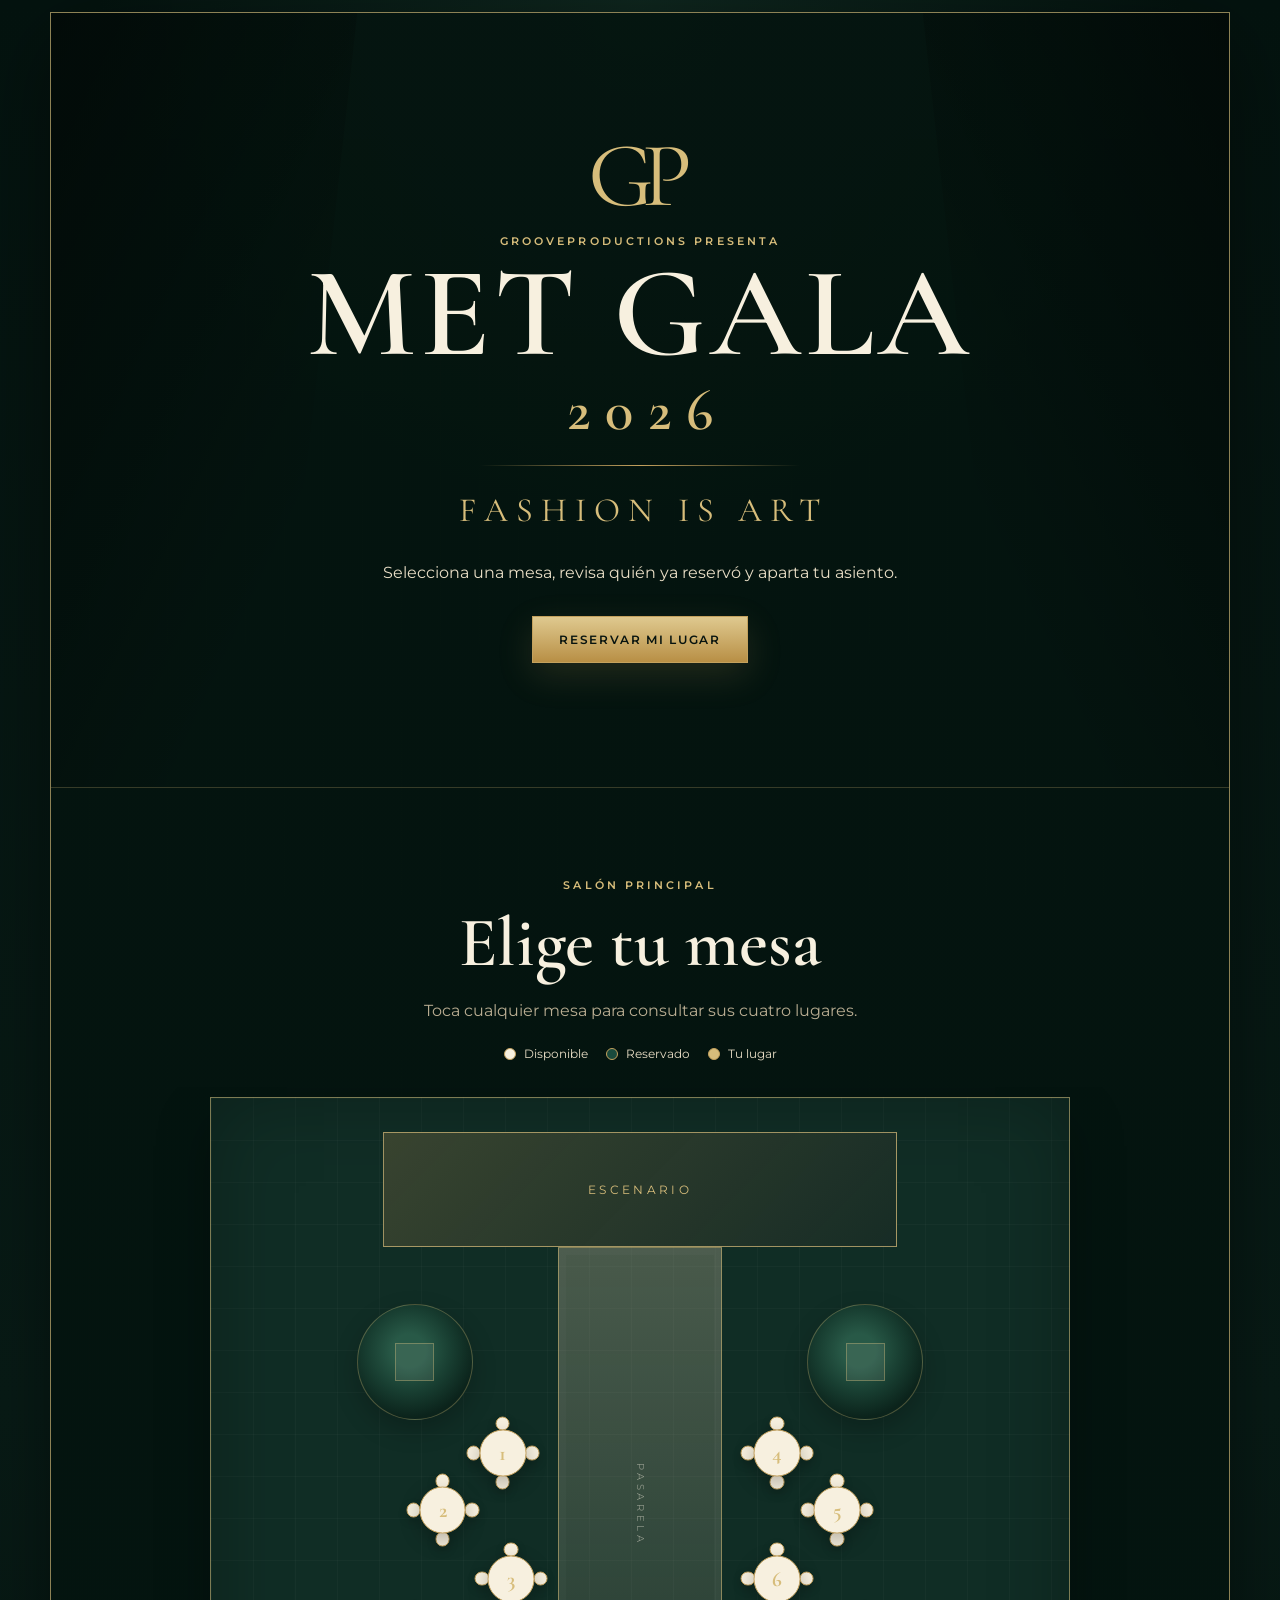
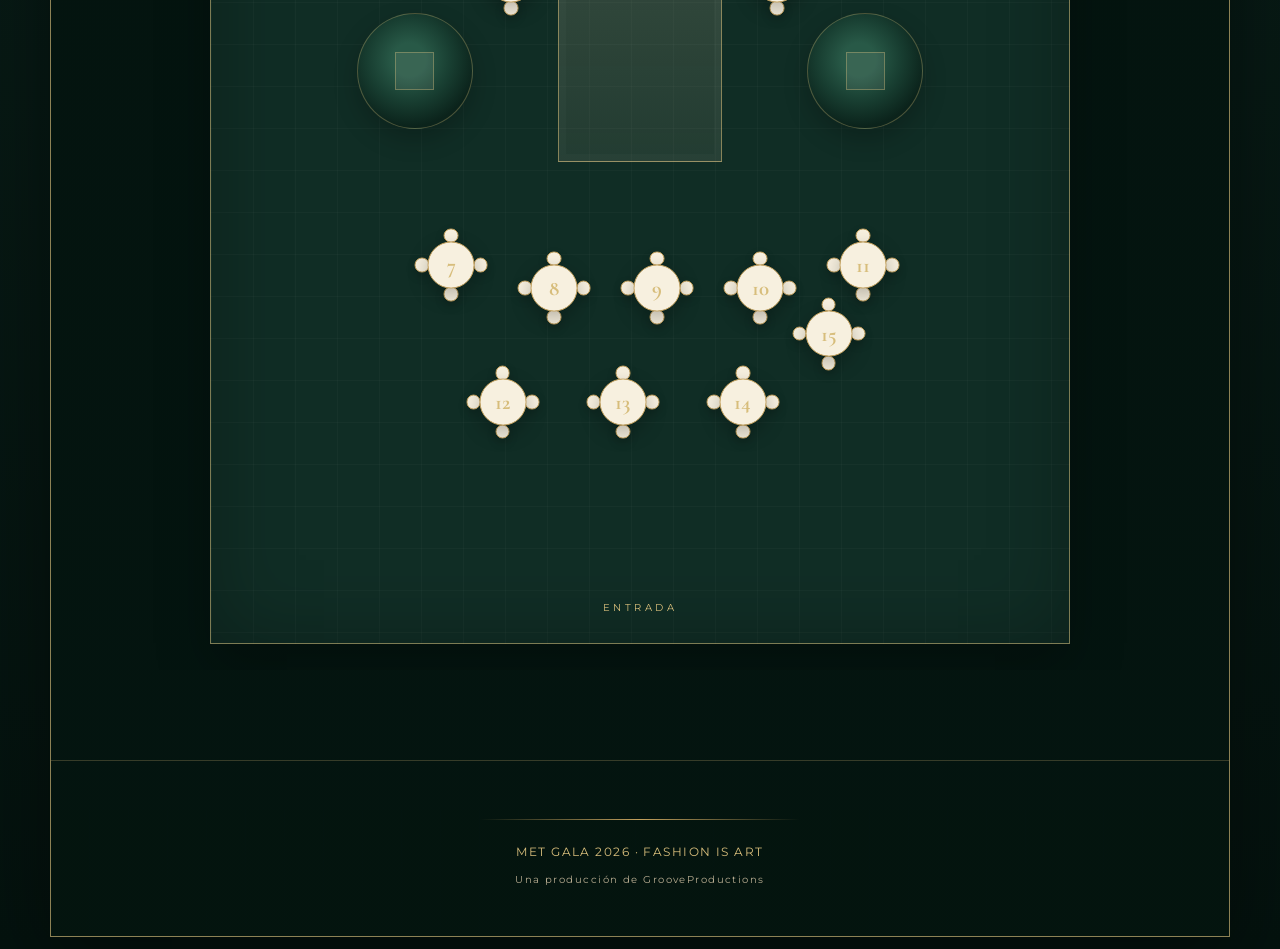
<file: index.html>
<!doctype html>
<html lang="es">
<head>
  <meta charset="utf-8">
  <meta name="viewport" content="width=device-width, initial-scale=1">
  <title>Met Gala 2026 · Reservaciones</title>
  <meta name="description" content="Reserva tu lugar para Met Gala 2026 — Fashion is Art.">
  <link rel="preconnect" href="https://fonts.googleapis.com">
  <link rel="preconnect" href="https://fonts.gstatic.com" crossorigin>
  <link href="https://fonts.googleapis.com/css2?family=Cormorant+Garamond:wght@500;600;700&family=Montserrat:wght@400;500;600&display=swap" rel="stylesheet">
  <link rel="stylesheet" href="styles.css">
</head>
<body>
  <div class="page-shell">
    <header class="hero" id="inicio">
      <div class="ornament ornament-top"></div>
      <div class="monogram">GP</div>
      <p class="eyebrow">GROOVEPRODUCTIONS PRESENTA</p>
      <h1>MET GALA <span>2026</span></h1>
      <div class="gold-rule"></div>
      <p class="theme">FASHION IS ART</p>
      <p class="intro">
        Selecciona una mesa, revisa quién ya reservó y aparta tu asiento.
      </p>
      <button class="primary-button" id="openMapButton">RESERVAR MI LUGAR</button>
    </header>

    <main id="mapSection" class="map-section">
      <div class="section-heading">
        <p class="eyebrow">SALÓN PRINCIPAL</p>
        <h2>Elige tu mesa</h2>
        <p>Toca cualquier mesa para consultar sus cuatro lugares.</p>
      </div>

      <div class="legend" aria-label="Leyenda de disponibilidad">
        <span><i class="legend-dot available"></i>Disponible</span>
        <span><i class="legend-dot reserved"></i>Reservado</span>
        <span><i class="legend-dot mine"></i>Tu lugar</span>
      </div>

      <div class="floorplan-wrap">
        <div class="floorplan" id="floorplan" aria-label="Plano interactivo del salón">
          <div class="stage">
            <span>ESCENARIO</span>
          </div>

          <div class="runway">
            <span>PASARELA</span>
          </div>

          <div class="garden garden-1"></div>
          <div class="garden garden-2"></div>
          <div class="garden garden-3"></div>
          <div class="garden garden-4"></div>

          <div class="entry-label">ENTRADA</div>
          <div id="tablesLayer"></div>
        </div>
      </div>

      <section class="reservation-summary" id="reservationSummary" hidden>
        <p class="eyebrow">MI RESERVACIÓN</p>
        <h3 id="summaryTitle">Mesa — · Asiento —</h3>
        <p id="summaryUser">@usuario</p>
        <button class="secondary-button" id="cancelReservationButton">CANCELAR RESERVACIÓN</button>
      </section>
    </main>

    <footer>
      <div class="gold-rule"></div>
      <p>MET GALA 2026 · FASHION IS ART</p>
      <small>Una producción de GrooveProductions</small>
    </footer>
  </div>

  <div class="modal-backdrop" id="modalBackdrop" hidden>
    <section class="modal-card" role="dialog" aria-modal="true" aria-labelledby="modalTitle">
      <button class="close-button" id="closeModalButton" aria-label="Cerrar">×</button>
      <p class="eyebrow">RESERVACIÓN</p>
      <h2 id="modalTitle">Mesa 1</h2>
      <p id="modalAvailability">4 de 4 lugares disponibles</p>

      <div class="seat-list" id="seatList"></div>

      <form id="reservationForm">
        <label for="robloxUsername">Usuario de Roblox</label>
        <input
          id="robloxUsername"
          name="robloxUsername"
          type="text"
          maxlength="20"
          autocomplete="off"
          placeholder="Ejemplo: bpxorlando_x"
          required
        >

        <label for="artistName">Nombre del artista</label>
        <input
          id="artistName"
          name="artistName"
          type="text"
          maxlength="40"
          autocomplete="off"
          placeholder="Ejemplo: Kenia OS"
          required
        >

        <input id="selectedTable" type="hidden">
        <input id="selectedSeat" type="hidden">
        <button class="primary-button full-width" type="submit">CONFIRMAR RESERVACIÓN</button>
      </form>

      <p class="form-message" id="formMessage" aria-live="polite"></p>
    </section>
  </div>

  <script src="app.js"></script>
</body>
</html>
</file>
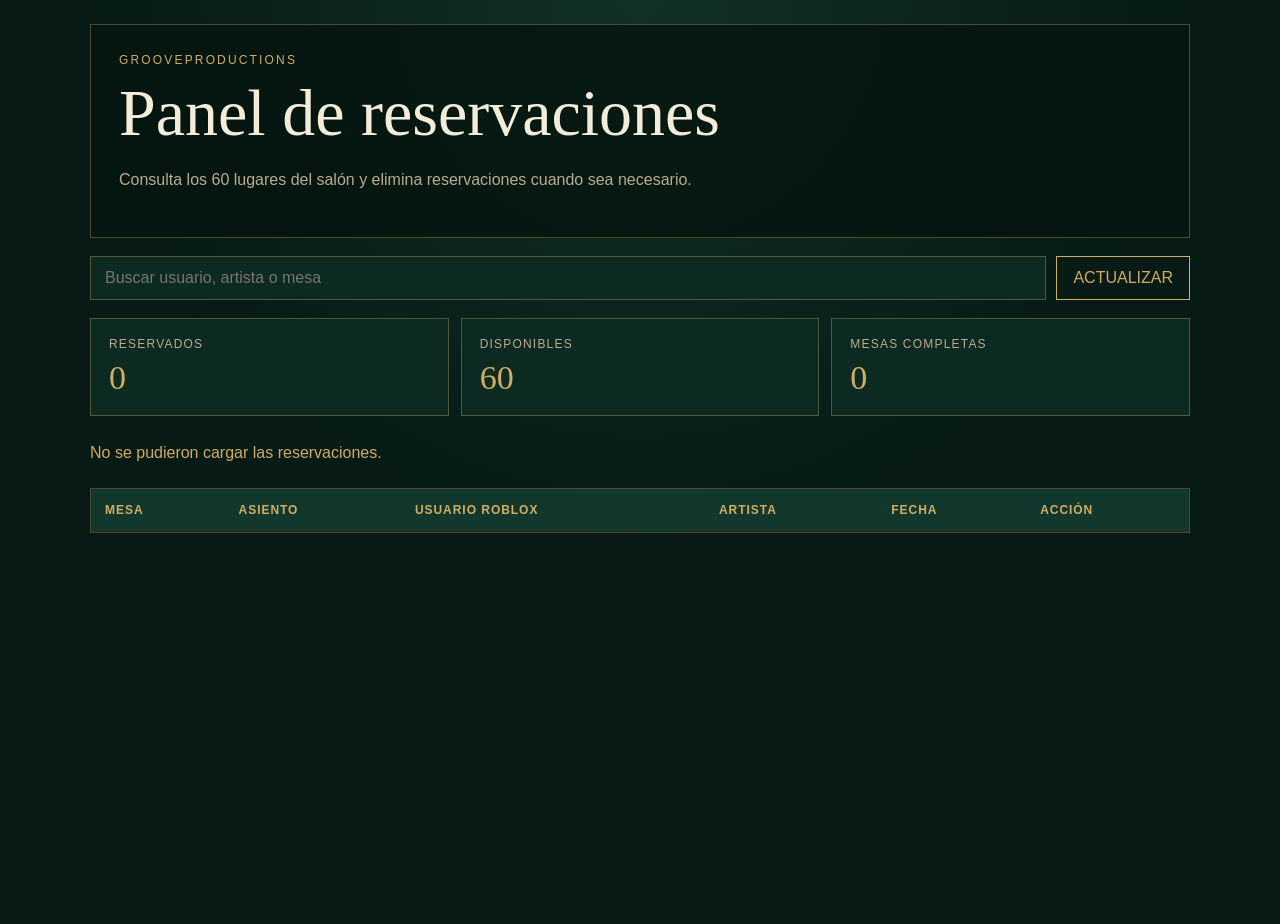
<file: admin.html>
<!doctype html>
<html lang="es">
<head>
  <meta charset="utf-8">
  <meta name="viewport" content="width=device-width, initial-scale=1">
  <title>Panel de reservas · Met Gala 2026</title>
  <style>
    :root {
      --bg: #071a15;
      --panel: #0d2a22;
      --panel-2: #12372d;
      --gold: #d0ad63;
      --cream: #f4ecd9;
      --muted: #b9ac8f;
      --danger: #a94d45;
      --border: rgba(208, 173, 99, .35);
    }

    * { box-sizing: border-box; }

    body {
      margin: 0;
      min-height: 100vh;
      color: var(--cream);
      background:
        radial-gradient(circle at top, rgba(32, 76, 60, .45), transparent 34rem),
        var(--bg);
      font-family: Arial, sans-serif;
    }

    .shell {
      width: min(1100px, calc(100% - 24px));
      margin: 24px auto;
    }

    header {
      padding: 28px;
      border: 1px solid var(--border);
      background: rgba(5, 20, 15, .78);
    }

    .eyebrow {
      margin: 0 0 8px;
      color: var(--gold);
      letter-spacing: .18em;
      font-size: 12px;
    }

    h1 {
      margin: 0;
      font-family: Georgia, serif;
      font-size: clamp(38px, 7vw, 66px);
      font-weight: 500;
    }

    .sub {
      color: var(--muted);
      line-height: 1.6;
    }

    .toolbar {
      display: flex;
      flex-wrap: wrap;
      gap: 10px;
      margin: 18px 0;
    }

    button, input {
      font: inherit;
    }

    button {
      border: 1px solid var(--gold);
      padding: 12px 16px;
      color: #09150f;
      background: var(--gold);
      cursor: pointer;
    }

    button.secondary {
      color: var(--gold);
      background: transparent;
    }

    input {
      flex: 1 1 240px;
      padding: 12px 14px;
      border: 1px solid var(--border);
      outline: none;
      color: var(--cream);
      background: var(--panel);
    }

    .stats {
      display: grid;
      grid-template-columns: repeat(3, minmax(0, 1fr));
      gap: 12px;
      margin: 18px 0;
    }

    .stat {
      padding: 18px;
      border: 1px solid var(--border);
      background: var(--panel);
    }

    .stat span {
      display: block;
      color: var(--muted);
      font-size: 12px;
      letter-spacing: .1em;
    }

    .stat strong {
      display: block;
      margin-top: 8px;
      color: var(--gold);
      font-family: Georgia, serif;
      font-size: 34px;
      font-weight: 500;
    }

    .table-wrap {
      overflow-x: auto;
      border: 1px solid var(--border);
      background: rgba(5, 20, 15, .6);
    }

    table {
      width: 100%;
      min-width: 760px;
      border-collapse: collapse;
    }

    th, td {
      padding: 14px;
      border-bottom: 1px solid rgba(208, 173, 99, .17);
      text-align: left;
    }

    th {
      color: var(--gold);
      background: var(--panel-2);
      font-size: 12px;
      letter-spacing: .08em;
    }

    td {
      color: var(--cream);
    }

    .delete-button {
      border-color: var(--danger);
      color: white;
      background: var(--danger);
    }

    .empty, .message {
      padding: 28px;
      color: var(--muted);
      text-align: center;
    }

    .message {
      min-height: 20px;
      padding: 10px 0;
      color: var(--gold);
      text-align: left;
    }

    @media (max-width: 640px) {
      .stats { grid-template-columns: 1fr; }
      header { padding: 22px 18px; }
    }
  </style>
</head>
<body>
  <main class="shell">
    <header>
      <p class="eyebrow">GROOVEPRODUCTIONS</p>
      <h1>Panel de reservaciones</h1>
      <p class="sub">
        Consulta los 60 lugares del salón y elimina reservaciones cuando sea necesario.
      </p>
    </header>

    <div class="toolbar">
      <input id="searchInput" type="search" placeholder="Buscar usuario, artista o mesa">
      <button id="refreshButton" class="secondary" type="button">ACTUALIZAR</button>
    </div>

    <section class="stats">
      <div class="stat">
        <span>RESERVADOS</span>
        <strong id="reservedCount">0</strong>
      </div>
      <div class="stat">
        <span>DISPONIBLES</span>
        <strong id="availableCount">60</strong>
      </div>
      <div class="stat">
        <span>MESAS COMPLETAS</span>
        <strong id="fullTablesCount">0</strong>
      </div>
    </section>

    <p id="message" class="message" aria-live="polite"></p>

    <div class="table-wrap">
      <table>
        <thead>
          <tr>
            <th>MESA</th>
            <th>ASIENTO</th>
            <th>USUARIO ROBLOX</th>
            <th>ARTISTA</th>
            <th>FECHA</th>
            <th>ACCIÓN</th>
          </tr>
        </thead>
        <tbody id="reservationsBody"></tbody>
      </table>
      <div id="emptyState" class="empty" hidden>No hay reservaciones.</div>
    </div>
  </main>

  <script>
    const SUPABASE_URL = "https://krptjyuoxwjjrmwumaas.supabase.co";
    const SUPABASE_KEY = "sb_publishable_-wgaAPQEINcCLeT6BhlA3A_kmjZ20kr";
    const API_URL = `${SUPABASE_URL}/rest/v1/reservations`;

    let reservations = [];

    const body = document.querySelector("#reservationsBody");
    const emptyState = document.querySelector("#emptyState");
    const message = document.querySelector("#message");
    const searchInput = document.querySelector("#searchInput");
    const reservedCount = document.querySelector("#reservedCount");
    const availableCount = document.querySelector("#availableCount");
    const fullTablesCount = document.querySelector("#fullTablesCount");

    const headers = {
      apikey: SUPABASE_KEY,
      Authorization: `Bearer ${SUPABASE_KEY}`,
      "Content-Type": "application/json"
    };

    function escapeHtml(value) {
      return String(value).replace(/[&<>"']/g, (character) => {
        const entities = {
          "&": "&amp;",
          "<": "&lt;",
          ">": "&gt;",
          '"': "&quot;",
          "'": "&#039;"
        };
        return entities[character];
      });
    }

    async function request(url, options = {}) {
      const response = await fetch(url, {
        ...options,
        headers: { ...headers, ...(options.headers || {}) }
      });

      if (!response.ok) {
        throw new Error(await response.text());
      }

      if (response.status === 204) return null;

      const text = await response.text();
      return text ? JSON.parse(text) : null;
    }

    function updateStats() {
      reservedCount.textContent = reservations.length;
      availableCount.textContent = Math.max(0, 60 - reservations.length);

      const counts = {};
      reservations.forEach((item) => {
        counts[item.table_number] = (counts[item.table_number] || 0) + 1;
      });

      fullTablesCount.textContent =
        Object.values(counts).filter((count) => count >= 4).length;
    }

    function render() {
      const query = searchInput.value.trim().toLowerCase();

      const filtered = reservations.filter((item) => {
        return (
          String(item.table_number).includes(query) ||
          String(item.seat_number).includes(query) ||
          String(item.roblox_username).toLowerCase().includes(query) ||
          String(item.artist_name).toLowerCase().includes(query)
        );
      });

      body.innerHTML = "";
      emptyState.hidden = filtered.length !== 0;

      filtered.forEach((item) => {
        const row = document.createElement("tr");
        const date = item.created_at
          ? new Date(item.created_at).toLocaleString("es-MX")
          : "—";

        row.innerHTML = `
          <td>${item.table_number}</td>
          <td>${item.seat_number}</td>
          <td>@${escapeHtml(item.roblox_username)}</td>
          <td>${escapeHtml(item.artist_name)}</td>
          <td>${escapeHtml(date)}</td>
          <td>
            <button class="delete-button" type="button" data-id="${item.id}">
              BORRAR
            </button>
          </td>
        `;

        body.appendChild(row);
      });

      body.querySelectorAll(".delete-button").forEach((button) => {
        button.addEventListener("click", async () => {
          const id = button.dataset.id;
          const reservation = reservations.find(
            (item) => String(item.id) === String(id)
          );

          const confirmed = confirm(
            `¿Borrar la reservación de @${reservation.roblox_username}, Mesa ${reservation.table_number}, Asiento ${reservation.seat_number}?`
          );

          if (!confirmed) return;

          button.disabled = true;
          message.textContent = "Eliminando reservación…";

          try {
            await request(`${API_URL}?id=eq.${encodeURIComponent(id)}`, {
              method: "DELETE",
              headers: { Prefer: "return=minimal" }
            });

            message.textContent = "Reservación eliminada.";
            await loadReservations();
          } catch (error) {
            console.error(error);
            message.textContent = "No se pudo eliminar la reservación.";
            button.disabled = false;
          }
        });
      });
    }

    async function loadReservations() {
      message.textContent = "Cargando reservaciones…";

      try {
        reservations = await request(
          `${API_URL}?select=*&order=table_number.asc,seat_number.asc`
        );

        updateStats();
        render();
        message.textContent = `Última actualización: ${new Date().toLocaleTimeString("es-MX")}`;
      } catch (error) {
        console.error(error);
        message.textContent = "No se pudieron cargar las reservaciones.";
      }
    }

    searchInput.addEventListener("input", render);
    document.querySelector("#refreshButton").addEventListener("click", loadReservations);

    loadReservations();
    setInterval(loadReservations, 15000);
  </script>
</body>
</html>
</file>
<file: styles.css>
:root {
  --emerald-950: #061a15;
  --emerald-900: #0a241d;
  --emerald-800: #12392f;
  --emerald-700: #1a4a3d;
  --gold-500: #c4a15d;
  --gold-400: #d7bd7b;
  --cream-100: #f7f0df;
  --cream-200: #e9dec6;
  --ink: #07130f;
  --muted: #b9ad92;
  --danger: #8d3e35;
}

* { box-sizing: border-box; }

html { scroll-behavior: smooth; }

body {
  margin: 0;
  min-height: 100vh;
  color: var(--cream-100);
  background:
    radial-gradient(circle at 50% 0%, rgba(39, 86, 67, .28), transparent 34rem),
    linear-gradient(180deg, #04130f 0%, #081b16 55%, #04120e 100%);
  font-family: "Montserrat", Arial, sans-serif;
}

button, input { font: inherit; }

button { cursor: pointer; }

.page-shell {
  width: min(1180px, calc(100% - 24px));
  margin: 12px auto;
  border: 1px solid rgba(215, 189, 123, .65);
  box-shadow: 0 24px 80px rgba(0, 0, 0, .42);
  background:
    linear-gradient(rgba(4, 20, 15, .93), rgba(4, 20, 15, .97)),
    repeating-linear-gradient(90deg, transparent, transparent 38px, rgba(255,255,255,.012) 39px);
}

.hero {
  position: relative;
  min-height: 86vh;
  display: grid;
  place-content: center;
  justify-items: center;
  padding: 72px 24px;
  text-align: center;
  overflow: hidden;
}

.hero::before,
.hero::after {
  content: "";
  position: absolute;
  inset-block: 0;
  width: 26%;
  pointer-events: none;
  opacity: .62;
}

.hero::before {
  left: 0;
  background: linear-gradient(115deg, rgba(0,0,0,.75), transparent 75%);
  clip-path: polygon(0 0, 100% 0, 72% 100%, 0 100%);
}

.hero::after {
  right: 0;
  background: linear-gradient(245deg, rgba(0,0,0,.75), transparent 75%);
  clip-path: polygon(0 0, 100% 0, 100% 100%, 28% 100%);
}

.monogram {
  position: relative;
  z-index: 1;
  font-family: "Cormorant Garamond", Georgia, serif;
  font-size: clamp(54px, 8vw, 92px);
  line-height: .85;
  color: var(--gold-400);
  letter-spacing: -.12em;
  padding-right: .12em;
}

.eyebrow {
  position: relative;
  z-index: 1;
  margin: 18px 0 8px;
  color: var(--gold-400);
  letter-spacing: .28em;
  font-size: 11px;
  font-weight: 600;
}

h1, h2, h3 {
  font-family: "Cormorant Garamond", Georgia, serif;
  font-weight: 600;
}

h1 {
  position: relative;
  z-index: 1;
  margin: 6px 0;
  font-size: clamp(58px, 10vw, 136px);
  line-height: .82;
  letter-spacing: .03em;
  color: var(--cream-100);
}

h1 span {
  display: block;
  margin-top: 20px;
  font-size: .46em;
  letter-spacing: .24em;
  color: var(--gold-400);
  padding-left: .24em;
}

.gold-rule {
  width: min(320px, 70%);
  height: 1px;
  margin: 24px auto;
  background: linear-gradient(90deg, transparent, var(--gold-500), transparent);
}

.theme {
  position: relative;
  z-index: 1;
  margin: 0;
  color: var(--gold-400);
  font-family: "Cormorant Garamond", Georgia, serif;
  font-size: clamp(21px, 4vw, 34px);
  letter-spacing: .24em;
  padding-left: .24em;
}

.intro {
  position: relative;
  z-index: 1;
  max-width: 580px;
  margin: 28px auto;
  color: var(--cream-200);
  line-height: 1.8;
}

.primary-button,
.secondary-button {
  position: relative;
  z-index: 1;
  border: 1px solid var(--gold-500);
  padding: 15px 26px;
  letter-spacing: .14em;
  font-size: 12px;
  font-weight: 600;
  transition: .22s ease;
}

.primary-button {
  color: var(--ink);
  background: linear-gradient(180deg, #dfc98f, #b88f45);
  box-shadow: 0 12px 36px rgba(196, 161, 93, .16);
}

.primary-button:hover {
  transform: translateY(-2px);
  filter: brightness(1.08);
}

.secondary-button {
  color: var(--gold-400);
  background: transparent;
}

.secondary-button:hover {
  color: var(--cream-100);
  border-color: var(--cream-100);
}

.map-section {
  padding: 72px clamp(14px, 4vw, 52px) 90px;
  border-top: 1px solid rgba(215, 189, 123, .24);
}

.section-heading {
  max-width: 700px;
  margin: 0 auto 24px;
  text-align: center;
}

.section-heading h2 {
  margin: 4px 0 8px;
  font-size: clamp(42px, 7vw, 70px);
}

.section-heading p:last-child {
  color: var(--muted);
}

.legend {
  display: flex;
  flex-wrap: wrap;
  justify-content: center;
  gap: 18px;
  margin: 26px 0;
  color: var(--cream-200);
  font-size: 12px;
}

.legend span {
  display: inline-flex;
  align-items: center;
  gap: 8px;
}

.legend-dot {
  width: 12px;
  height: 12px;
  border-radius: 50%;
  border: 1px solid var(--gold-500);
}

.legend-dot.available { background: var(--cream-100); }
.legend-dot.reserved { background: var(--emerald-700); }
.legend-dot.mine { background: var(--gold-400); }

.floorplan-wrap {
  overflow-x: auto;
  padding: 10px 0 26px;
}

.floorplan {
  position: relative;
  width: min(860px, 100%);
  min-width: 680px;
  aspect-ratio: 3 / 4;
  margin: 0 auto;
  border: 1px solid rgba(215, 189, 123, .55);
  background:
    linear-gradient(90deg, rgba(255,255,255,.025) 1px, transparent 1px),
    linear-gradient(rgba(255,255,255,.025) 1px, transparent 1px),
    #102d25;
  background-size: 42px 42px;
  box-shadow: inset 0 0 80px rgba(0,0,0,.28), 0 24px 50px rgba(0,0,0,.25);
  overflow: hidden;
}

.stage {
  position: absolute;
  top: 3%;
  left: 20%;
  width: 60%;
  height: 10%;
  display: grid;
  place-items: center;
  border: 1px solid rgba(215, 189, 123, .7);
  background:
    linear-gradient(135deg, rgba(215,189,123,.22), rgba(255,255,255,.05)),
    #0b211a;
  color: var(--gold-400);
  letter-spacing: .28em;
  font-size: 12px;
}

.runway {
  position: absolute;
  top: 13%;
  left: 40.5%;
  width: 19%;
  height: 45%;
  border: 1px solid rgba(215, 189, 123, .55);
  background: linear-gradient(180deg, rgba(226, 211, 177, .27), rgba(226, 211, 177, .09));
  box-shadow: inset 0 0 0 7px rgba(255,255,255,.02);
}

.runway span {
  position: absolute;
  top: 50%;
  left: 50%;
  transform: translate(-50%, -50%) rotate(90deg);
  color: rgba(247, 240, 223, .45);
  letter-spacing: .36em;
  font-size: 10px;
}

.garden {
  position: absolute;
  width: 13.5%;
  aspect-ratio: 1;
  border-radius: 50%;
  background:
    radial-gradient(circle at 45% 40%, #285947 0 18%, #183e31 45%, #0b231b 72%);
  border: 1px solid rgba(215, 189, 123, .32);
  box-shadow: 0 10px 25px rgba(0,0,0,.22);
}

.garden::after {
  content: "";
  position: absolute;
  inset: 33%;
  border: 1px solid rgba(215, 189, 123, .38);
  background: rgba(247,240,223,.08);
}

.garden-1 { left: 17%; top: 18%; }
.garden-2 { right: 17%; top: 18%; }
.garden-3 { left: 17%; top: 45%; }
.garden-4 { right: 17%; top: 45%; }

.entry-label {
  position: absolute;
  bottom: 2.5%;
  left: 50%;
  transform: translateX(-50%);
  color: var(--gold-400);
  letter-spacing: .35em;
  font-size: 10px;
}

.table-node {
  --x: 50%;
  --y: 50%;
  position: absolute;
  left: var(--x);
  top: var(--y);
  width: 8.5%;
  aspect-ratio: 1;
  transform: translate(-50%, -50%);
}

.table-button {
  position: absolute;
  inset: 18%;
  display: grid;
  place-items: center;
  border-radius: 50%;
  border: 1px solid var(--gold-500);
  color: var(--gold-400);
  background: var(--cream-100);
  box-shadow: 0 7px 20px rgba(0, 0, 0, .28);
  font-family: "Cormorant Garamond", Georgia, serif;
  font-size: clamp(14px, 2vw, 21px);
  font-weight: 700;
  transition: .2s ease;
}

.table-button:hover {
  transform: scale(1.08);
  box-shadow: 0 0 0 4px rgba(215,189,123,.16), 0 10px 25px rgba(0,0,0,.3);
}

.seat-dot {
  position: absolute;
  width: 20%;
  aspect-ratio: 1;
  border-radius: 50%;
  border: 1px solid var(--gold-500);
  background: var(--cream-100);
  box-shadow: 0 4px 10px rgba(0,0,0,.2);
}

.seat-dot.reserved { background: var(--emerald-700); }
.seat-dot.mine { background: var(--gold-400); }
.seat-dot.top { top: 0; left: 40%; }
.seat-dot.right { right: 0; top: 40%; }
.seat-dot.bottom { bottom: 0; left: 40%; }
.seat-dot.left { left: 0; top: 40%; }

.reservation-summary {
  width: min(620px, 100%);
  margin: 32px auto 0;
  padding: 28px;
  border: 1px solid rgba(215,189,123,.5);
  background: rgba(3, 18, 13, .62);
  text-align: center;
}

.reservation-summary h3 {
  margin: 6px 0;
  font-size: 34px;
}

.reservation-summary p {
  color: var(--cream-200);
}

footer {
  padding: 34px 20px 50px;
  border-top: 1px solid rgba(215,189,123,.24);
  text-align: center;
  color: var(--gold-400);
  letter-spacing: .12em;
  font-size: 12px;
}

footer small {
  color: var(--muted);
}

.modal-backdrop {
  position: fixed;
  inset: 0;
  z-index: 1000;
  display: grid;
  place-items: center;
  padding: 18px;
  background: rgba(0, 10, 8, .82);
  backdrop-filter: blur(9px);
}

.modal-backdrop[hidden] { display: none; }

.modal-card {
  position: relative;
  width: min(520px, 100%);
  max-height: calc(100vh - 36px);
  overflow-y: auto;
  padding: 34px;
  border: 1px solid var(--gold-500);
  background:
    radial-gradient(circle at 50% 0%, rgba(39,86,67,.26), transparent 24rem),
    #071c16;
  box-shadow: 0 30px 80px rgba(0,0,0,.56);
}

.modal-card h2 {
  margin: 2px 0 8px;
  font-size: 48px;
}

.modal-card > p {
  color: var(--muted);
}

.close-button {
  position: absolute;
  top: 12px;
  right: 15px;
  border: 0;
  color: var(--gold-400);
  background: transparent;
  font-size: 30px;
}

.seat-list {
  display: grid;
  gap: 10px;
  margin: 24px 0;
}

.seat-option {
  display: grid;
  grid-template-columns: 42px 1fr auto;
  align-items: center;
  gap: 12px;
  width: 100%;
  padding: 12px 14px;
  border: 1px solid rgba(215,189,123,.28);
  color: var(--cream-100);
  background: rgba(255,255,255,.025);
  text-align: left;
}

.seat-option:hover:not(:disabled),
.seat-option.selected {
  border-color: var(--gold-400);
  background: rgba(215,189,123,.1);
}

.seat-option:disabled {
  cursor: not-allowed;
  opacity: .65;
}

.seat-number {
  display: grid;
  place-items: center;
  width: 34px;
  aspect-ratio: 1;
  border-radius: 50%;
  border: 1px solid var(--gold-500);
  color: var(--gold-400);
}

.seat-status {
  color: var(--muted);
  font-size: 12px;
}

form {
  display: grid;
  gap: 12px;
  margin-top: 20px;
}

label {
  color: var(--gold-400);
  letter-spacing: .12em;
  font-size: 11px;
}

input {
  width: 100%;
  padding: 14px;
  border: 1px solid rgba(215,189,123,.45);
  outline: 0;
  color: var(--cream-100);
  background: #0b2a21;
}

input:focus {
  border-color: var(--gold-400);
  box-shadow: 0 0 0 3px rgba(215,189,123,.08);
}

.full-width { width: 100%; }

.form-message {
  min-height: 20px;
  margin: 12px 0 0;
  color: var(--gold-400) !important;
  font-size: 13px;
}

@media (max-width: 720px) {
  .page-shell {
    width: 100%;
    margin: 0;
    border-inline: 0;
  }

  .hero { min-height: 78vh; }

  .map-section { padding-inline: 10px; }

  .floorplan-wrap {
    margin-inline: -10px;
    padding-inline: 10px;
  }

  .modal-card { padding: 28px 20px; }
}
</file>
